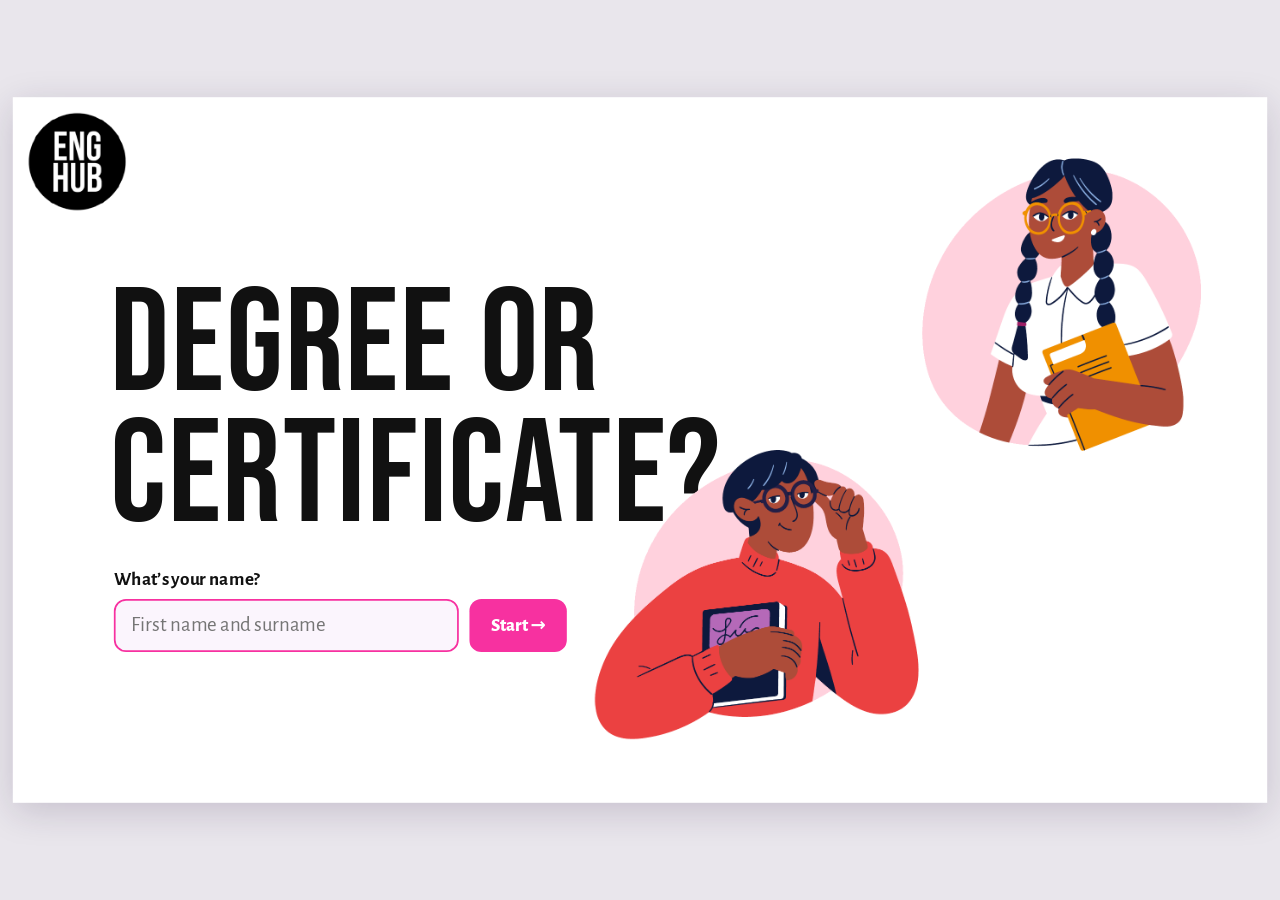
<file: index.html>
<!DOCTYPE html>
<html lang="en">
<head>
<meta charset="utf-8">
<meta name="viewport" content="width=device-width, initial-scale=1">
<title>Degree or Certificate? — ENG HUB</title>
<link rel="stylesheet" href="styles.css">
<style>
  .screen { position: absolute; inset: 0; }
  .abs { position: absolute; }
  .s-title { top: 18px; left: 0; right: 0; text-align: center; margin: 0; font-size: 104px; line-height: 1; }
  .s-instr { top: 112px; left: 50%; transform: translateX(-50%); width: 1080px; margin: 0; text-align: center; font-size: 22px; font-weight: 700; line-height: 1.45; }
  .hand { font-family: "Caveat", cursive; }
  .label-sm { font-size: 17px; font-weight: 800; letter-spacing: .06em; text-transform: uppercase; color: var(--muted); margin: 0 0 8px; }
  .btn-primary {
    border: 0; border-radius: 14px; padding: 12px 24px; font-size: 21px; font-weight: 800;
    background: var(--pink); color: #fff; transition: transform .12s, background .12s;
  }
  .btn-primary:hover { background: #e01f8c; }
  .btn-primary:active { transform: scale(.97); }
  .btn-primary:disabled { background: #e7c3d8; cursor: not-allowed; transform: none; }
  .btn-ghost { border: 2px solid var(--line); background: #fff; border-radius: 12px; padding: 8px 16px; font-size: 18px; font-weight: 700; }
  .btn-ghost:hover { border-color: var(--purple); }

  /* ---------- JOIN ---------- */
  .join-title { left: 112px; top: 210px; margin: 0; font-size: 168px; line-height: .9; }
  .join-form { left: 116px; top: 540px; width: 520px; }
  .join-form label { display: block; font-size: 22px; font-weight: 700; margin-bottom: 10px; }
  .join-row { display: flex; gap: 12px; }
  .join-row input {
    flex: 1; min-width: 0; font: inherit; font-size: 24px; padding: 14px 18px;
    border: 2px solid var(--line); border-radius: 14px; background: var(--card); color: var(--ink);
  }
  .join-row input:focus { border-color: var(--pink); outline: none; }
  .join-hint { margin-top: 10px; font-size: 18px; color: var(--muted); min-height: 1.2em; }
  .girl { left: 1044px; top: 70px; width: 320px; }
  .guy  { left: 668px; top: 405px; width: 372px; }

  /* ---------- FOOTER / NAV ---------- */
  .foot {
    position: absolute; left: 0; right: 0; bottom: 0; height: 60px; padding: 0 22px;
    display: grid; grid-template-columns: 1fr auto 1fr; align-items: center; gap: 12px;
    font-size: 18px; color: var(--muted); border-top: 1px solid #f3eef5; background: #fff; z-index: 5;
  }
  .foot b { color: var(--ink); }
  .foot .who { white-space: nowrap; overflow: hidden; text-overflow: ellipsis; }
  .foot .right { display: flex; gap: 10px; justify-content: flex-end; align-items: center; }
  .dots { display: flex; gap: 8px; }
  .dots button { width: 12px; height: 12px; padding: 0; border-radius: 50%; border: 0; background: var(--line); }
  .dots button.on { background: var(--pink); width: 30px; border-radius: 6px; }
  .navbtn { border: 2px solid var(--line); background: #fff; border-radius: 999px; height: 40px; min-width: 44px; padding: 0 16px; font-size: 18px; font-weight: 800; }
  .navbtn.next { background: var(--ink); color: #fff; border-color: var(--ink); }
  .navbtn:disabled { opacity: .3; cursor: default; }
  .sync { font-weight: 700; font-size: 16px; }
  .sync.ok { color: var(--ok); } .sync.wait { color: var(--muted); } .sync.err { color: var(--warn); }
  .link { background: none; border: 0; padding: 0; color: var(--purple); text-decoration: underline; font-size: inherit; }
  .demo-badge { font-size: 13px; font-weight: 700; background: #fff4d6; color: #8a5a00; padding: 3px 9px; border-radius: 999px; margin-left: 8px; vertical-align: middle; }

  /* ---------- SLIDE: THIS OR THAT ---------- */
  .book { left: 76px; top: 196px; width: 212px; }
  .walker { left: 1148px; top: 318px; width: 184px; }
  .pairs { top: 198px; left: 50%; transform: translateX(-50%); width: 820px; display: grid; gap: 7px; margin: 0; padding: 0; list-style: none; }
  .pair { display: grid; grid-template-columns: minmax(0,1fr) 84px minmax(0,1fr); gap: 56px; }
  .opt {
    min-height: 63px; border: 2px solid transparent; border-radius: 6px; background: var(--card);
    font-size: 22px; padding: 8px 40px; position: relative;
    transition: background .15s, color .15s, opacity .15s, border-color .15s, transform .1s;
  }
  .opt:hover { border-color: var(--pink-soft); }
  .opt:active { transform: scale(.98); }
  .opt[aria-pressed="true"] { background: var(--pink); color: #fff; font-weight: 700; border-color: var(--pink); }
  .opt[aria-pressed="true"]::after { content: "✓"; position: absolute; right: 14px; top: 50%; transform: translateY(-50%); font-size: 20px; }
  .pair.chosen .opt[aria-pressed="false"] { opacity: .5; }
  .or { display: grid; place-items: center; background: var(--card); border-radius: 6px; font-size: 20px; }
  .tot-hint { top: 696px; left: 50%; transform: translateX(-50%); font-size: 19px; font-weight: 700; color: var(--muted); white-space: nowrap; padding: 6px 18px; border-radius: 999px; }
  .tot-hint.done { background: var(--pink-pale); color: #8a1459; }

  /* ---------- SLIDE: BUDGET ---------- */
  .b-instr { width: 1150px; font-size: 20px; }
  .b-table { left: 104px; top: 214px; width: 650px; display: grid; gap: 7px; }
  .b-row { display: grid; grid-template-columns: minmax(0,1fr) 250px; gap: 12px; }
  .b-row > * { background: var(--card); border-radius: 6px; min-height: 64px; display: flex; align-items: center; }
  .b-row .lbl { padding: 0 20px; font-size: 22px; }
  .b-row.head > * { min-height: 54px; font-weight: 700; font-size: 21px; }
  .b-row.head .me { justify-content: center; }
  .stepper { justify-content: center; gap: 8px; }
  .stepper button { width: 44px; height: 44px; border-radius: 50%; border: 2px solid var(--line); background: #fff; font-size: 24px; font-weight: 800; line-height: 1; }
  .stepper button:hover:not(:disabled) { border-color: var(--pink); color: var(--pink); }
  .stepper button:disabled { opacity: .3; cursor: default; }
  .stepper input { width: 78px; height: 46px; text-align: center; font: inherit; font-size: 26px; font-weight: 800; border: 2px solid transparent; border-radius: 10px; background: #fff; color: var(--ink); -moz-appearance: textfield; }
  .stepper input::-webkit-outer-spin-button, .stepper input::-webkit-inner-spin-button { -webkit-appearance: none; margin: 0; }
  .stepper input:focus { outline: none; border-color: var(--pink); }
  .b-row.has .stepper input { color: var(--pink); }
  .b-qs { left: 820px; top: 210px; width: 590px; margin: 0; padding-left: 22px; font-size: 27px; line-height: 1.22; }
  .b-qs li { margin-bottom: 4px; }
  .b-total { left: 820px; top: 478px; width: 340px; background: var(--card); border-radius: 18px; padding: 18px 22px; }
  .b-total .num { font-family: "Bebas Neue", sans-serif; font-size: 64px; line-height: 1; }
  .b-total .num small { font-size: 34px; color: var(--muted); }
  .meter { height: 10px; border-radius: 5px; background: #fff; overflow: hidden; margin: 8px 0 8px; }
  .meter i { display: block; height: 100%; width: 0; background: var(--purple); transition: width .2s, background .2s; }
  .b-total.full .meter i { background: var(--ok); }
  .b-total.over .meter i { background: var(--warn); }
  .b-msg { font-size: 18px; font-weight: 700; min-height: 24px; color: var(--muted); }
  .b-total.full .b-msg { color: var(--ok); } .b-total.over .b-msg { color: var(--warn); }
  .b-actions { display: flex; gap: 10px; margin-top: 12px; flex-wrap: wrap; }
  .pen { left: 1190px; top: 500px; width: 196px; }

  /* ---------- SLIDE: RANKING ---------- */
  .r-sub { top: 116px; left: 0; right: 0; text-align: center; font-size: 21px; color: var(--muted); margin: 0; }
  .r-list { top: 170px; left: 50%; transform: translateX(-50%); width: 1100px; display: grid; gap: 8px; margin: 0; padding: 0; list-style: none; }
  .r-row { display: grid; grid-template-columns: 64px 290px minmax(0,1fr) 170px; align-items: center; gap: 16px; background: var(--card); border-radius: 10px; min-height: 60px; padding: 0 18px; }
  .r-rank { font-family: "Bebas Neue", sans-serif; font-size: 42px; color: var(--pink); line-height: 1; }
  .r-lbl { font-size: 23px; font-weight: 700; }
  .r-bar { position: relative; height: 22px; background: #fff; border-radius: 11px; }
  .r-bar i { position: absolute; left: 0; top: 0; bottom: 0; border-radius: 11px; background: var(--pink); transition: width .5s ease; }
  .r-bar u { position: absolute; top: -6px; bottom: -6px; width: 4px; margin-left: -2px; background: var(--ink); border-radius: 2px; transition: left .5s ease; }
  .r-val { text-align: right; line-height: 1.1; }
  .r-val b { font-size: 26px; }
  .r-val span { display: block; font-size: 16px; color: var(--muted); }
  .r-hl { top: 580px; left: 50%; transform: translateX(-50%); width: 1100px; display: grid; grid-template-columns: repeat(3, 1fr); gap: 14px; }
  .r-hl div { border-radius: 14px; padding: 12px 18px; background: var(--purple-pale); }
  .r-hl small { display: block; font-size: 15px; font-weight: 800; text-transform: uppercase; letter-spacing: .06em; color: #5e2a78; }
  .r-hl b { font-size: 23px; }
  .r-prompt { top: 682px; left: 0; right: 0; text-align: center; font-size: 32px; margin: 0; }
  .r-legend { font-size: 16px; color: var(--muted); }
  .r-legend u { display: inline-block; width: 4px; height: 16px; background: var(--ink); vertical-align: middle; margin: 0 4px; border-radius: 2px; }
  .gate { top: 220px; left: 50%; transform: translateX(-50%); width: 640px; text-align: center; background: var(--card); border-radius: 22px; padding: 36px; }
  .gate h2 { font-family: "Bebas Neue", sans-serif; font-weight: 400; font-size: 46px; margin: 0 0 8px; }
  .gate p { font-size: 21px; margin: 0 0 20px; }

  /* ---------- SLIDE: MAKE THE CASE ---------- */
  .c-instr { top: 104px; width: 1160px; font-size: 20px; }
  .c-chips { top: 206px; left: 70px; right: 70px; display: flex; flex-wrap: wrap; justify-content: center; gap: 10px; }
  .chip-x { display: inline-flex; align-items: stretch; border-radius: 6px; background: var(--card); border: 2px solid transparent; }
  .chip-x.on { background: var(--pink); border-color: var(--pink); color: #fff; }
  .chip-x .t { border: 0; background: none; font-size: 21px; padding: 10px 6px 10px 18px; color: inherit; }
  .chip-x .q { border: 0; background: none; width: 36px; font-size: 16px; font-weight: 800; color: var(--purple); }
  .chip-x.on .q { color: #fff; }
  .chip-x:hover { border-color: var(--pink-soft); }
  .c-meaning { top: 384px; left: 50%; transform: translateX(-50%); width: 1100px; text-align: center; font-size: 20px; color: var(--muted); min-height: 36px; }
  .c-meaning.show span { background: var(--purple-pale); color: #4b1f62; padding: 5px 16px; border-radius: 999px; display: inline-block; }
  .c-left { left: 104px; top: 436px; width: 700px; }
  .c-stmts { display: grid; gap: 6px; }
  .stmt { text-align: left; border: 2px solid transparent; background: var(--card); border-radius: 8px; padding: 9px 16px 9px 44px; font-size: 21px; position: relative; }
  .stmt::before { content: ""; position: absolute; left: 14px; top: 50%; width: 18px; height: 18px; margin-top: -9px; border-radius: 50%; border: 2px solid #cbbfd2; background: #fff; }
  .stmt:hover { border-color: var(--pink-soft); }
  .stmt[aria-checked="true"] { border-color: var(--pink); background: var(--pink-pale); font-weight: 700; }
  .stmt[aria-checked="true"]::before { border-color: var(--pink); background: var(--pink); box-shadow: inset 0 0 0 3px #fff; }
  .c-right { left: 860px; top: 436px; width: 480px; }
  .sides { display: grid; grid-template-columns: 1fr 1fr; gap: 10px; margin-bottom: 16px; }
  .side-btn { border: 2px solid var(--line); background: #fff; border-radius: 10px; padding: 9px; font-size: 21px; font-weight: 800; }
  .side-btn[aria-pressed="true"].for { background: var(--ok); border-color: var(--ok); color: #fff; }
  .side-btn[aria-pressed="true"].against { background: var(--warn); border-color: var(--warn); color: #fff; }
  .c-count { font-size: 19px; margin: 0 0 14px; }
  .c-count b.ok { color: var(--ok); }
  .timer { display: flex; align-items: center; gap: 16px; background: var(--card); border-radius: 16px; padding: 10px 18px; }
  .timer .t { font-family: "Bebas Neue", sans-serif; font-size: 62px; line-height: 1; min-width: 104px; }
  .timer.running .t { color: var(--pink); }
  .timer.end .t { color: var(--warn); animation: pulse .6s ease-in-out 3; }
  .timer small { display: block; font-size: 16px; color: var(--muted); }
  @keyframes pulse { 50% { transform: scale(1.12); } }

  /* ---------- SLIDE: £10K ---------- */
  .i-instr { top: 108px; width: 1100px; }
  .info-btn { top: 38px; right: 44px; width: 48px; height: 48px; border-radius: 50%; border: 0; background: var(--ink); color: #fff; font: 800 24px/1 Georgia, serif; }
  .i-panel { top: 182px; left: 60px; width: 1320px; height: 490px; background: var(--cream); border-radius: 26px; padding: 26px 34px 0; }
  .i-cards { display: grid; grid-template-columns: repeat(6, 1fr); gap: 18px; }
  .i-col { display: flex; flex-direction: column; gap: 10px; }
  .flip { perspective: 900px; height: 300px; }
  .flip-in { position: relative; width: 100%; height: 100%; transition: transform .5s; transform-style: preserve-3d; }
  .flip.back .flip-in { transform: rotateY(180deg); }
  .face { position: absolute; inset: 0; backface-visibility: hidden; -webkit-backface-visibility: hidden; background: var(--rose); border-radius: 16px; overflow: hidden; display: flex; flex-direction: column; align-items: center; text-align: center; padding: 18px 12px 0; }
  .face.b { transform: rotateY(180deg); justify-content: center; padding: 18px 22px 40px; font-size: 21px; font-weight: 700; line-height: 1.3; color: #3b2525; }
  .face .nm { font-size: 19px; font-weight: 800; text-transform: uppercase; letter-spacing: .03em; line-height: 1.1; min-height: 44px; display: flex; align-items: center; }
  .face .pr { font-size: 20px; font-weight: 700; margin-top: 4px; }
  .face img { max-width: 92%; max-height: 120px; margin-top: auto; margin-bottom: 52px; }
  .flip-btn { position: absolute; right: 0; bottom: 0; width: 56px; height: 56px; border: 0; border-top-left-radius: 56px; background: var(--cocoa); color: #fff; font-size: 22px; padding: 10px 0 0 12px; z-index: 2; }
  .flip-btn:hover { background: #6f5050; }
  .add-btn { border: 2px solid var(--cocoa); background: #fff; color: var(--cocoa); border-radius: 12px; padding: 9px 4px; font-size: 18px; font-weight: 800; }
  .add-btn[aria-pressed="true"] { background: var(--pink); border-color: var(--pink); color: #fff; }
  .add-btn:disabled { opacity: .45; cursor: not-allowed; }
  .i-col.in .flip .face { box-shadow: 0 0 0 4px var(--pink); }
  .i-meter { margin-top: 22px; display: grid; grid-template-columns: auto 1fr auto; align-items: center; gap: 18px; font-size: 21px; }
  .i-meter .bar { height: 16px; background: #fff; border-radius: 8px; overflow: hidden; }
  .i-meter .bar i { display: block; height: 100%; width: 0; background: var(--pink); transition: width .3s; }
  .i-meter b { font-size: 24px; }
  .i-warn { color: var(--warn); font-weight: 800; }
  .i-prompt { top: 684px; left: 0; right: 0; text-align: center; font-size: 30px; margin: 0; }
  .modal { position: absolute; inset: 0; background: rgba(20, 10, 30, .45); display: grid; place-items: center; z-index: 10; }
  .modal-box { background: #fff; border-radius: 18px; width: 560px; max-width: calc(100% - 28px); padding: 26px 30px; font-size: 20px; }
  .modal-box h2 { margin: 0 0 10px; font-size: 24px; }
  .modal-box ol { padding-left: 24px; margin: 0 0 18px; }
  .modal-box li { margin-bottom: 6px; }
  @keyframes shake { 25% { transform: translateX(-6px); } 75% { transform: translateX(6px); } }
  .shake { animation: shake .25s 2; }

  /* ---------- Phone / portrait ---------- */
  body.flow .screen { position: static; }
  body.flow .abs { position: static; transform: none; width: auto; margin-left: 14px; margin-right: 14px; }
  body.flow .ill { display: none; }
  body.flow .s-title { font-size: 60px; margin-top: 4px; margin-bottom: 6px; }
  body.flow .s-instr { font-size: 17px; margin-bottom: 18px; }
  body.flow .join-title { font-size: 72px; margin: 40px 20px 28px; }
  body.flow .join-row input { font-size: 20px; }
  body.flow .foot { position: fixed; height: auto; min-height: 56px; padding: 8px 12px; grid-template-columns: 1fr auto; font-size: 15px; box-shadow: 0 -4px 16px rgba(0,0,0,.06); }
  body.flow .foot .dots { display: none; }
  body.flow .foot .sync { font-size: 14px; }
  body.flow .pairs { gap: 8px; }
  body.flow .pair { grid-template-columns: minmax(0,1fr) 36px minmax(0,1fr); gap: 6px; }
  body.flow .opt { font-size: 17px; min-height: 58px; padding: 6px 20px; }
  body.flow .opt[aria-pressed="true"]::after { right: 6px; font-size: 15px; }
  body.flow .or { font-size: 15px; }
  body.flow .tot-hint { margin-top: 14px; text-align: center; white-space: normal; font-size: 16px; }
  body.flow .b-row { grid-template-columns: minmax(0,1fr) 168px; gap: 6px; }
  body.flow .b-row .lbl { font-size: 18px; padding: 0 12px; }
  body.flow .stepper { gap: 4px; }
  body.flow .stepper button { width: 38px; height: 38px; }
  body.flow .stepper input { width: 56px; font-size: 22px; }
  body.flow .b-total { margin-top: 14px; }
  body.flow .b-qs { font-size: 24px; margin-top: 18px; padding-left: 36px; }
  body.flow .r-sub { margin-bottom: 14px; font-size: 17px; }
  body.flow .r-row { grid-template-columns: 34px minmax(0,1fr) auto; gap: 4px 10px; padding: 10px 12px; }
  body.flow .r-rank { font-size: 32px; }
  body.flow .r-lbl { font-size: 18px; }
  body.flow .r-bar { grid-column: 1 / -1; grid-row: 2; }
  body.flow .r-val b { font-size: 21px; }
  body.flow .r-hl { grid-template-columns: 1fr; margin-top: 14px; gap: 8px; }
  body.flow .r-hl b { font-size: 19px; }
  body.flow .r-prompt, body.flow .i-prompt { font-size: 25px; margin-top: 14px; }
  body.flow .gate { padding: 24px; }
  body.flow .c-chips { justify-content: flex-start; gap: 6px; }
  body.flow .chip-x .t { font-size: 16px; padding: 7px 4px 7px 12px; }
  body.flow .chip-x .q { width: 30px; }
  body.flow .c-meaning { margin-top: 10px; margin-bottom: 10px; font-size: 16px; }
  body.flow .stmt { font-size: 17px; }
  body.flow .c-right { margin-top: 16px; }
  body.flow .info-btn { position: absolute; top: 14px; right: 14px; margin: 0; width: 40px; height: 40px; }
  body.flow .i-panel { height: auto; padding: 14px 12px 16px; }
  body.flow .i-cards { grid-template-columns: 1fr 1fr; gap: 12px; }
  body.flow .flip { height: 250px; }
  body.flow .face.b { font-size: 17px; padding: 12px 14px 40px; }
  body.flow .face .nm { font-size: 15px; }
  body.flow .face img { max-height: 90px; }
  body.flow .i-meter { grid-template-columns: 1fr; gap: 6px; font-size: 17px; }
</style>
</head>
<body>
<div class="viewport">
  <main class="stage" id="stage">
    <img class="logo" src="img/logo.png" alt="ENG HUB">

    <!-- ============ JOIN ============ -->
    <section class="screen" id="join" hidden aria-labelledby="joinTitle">
      <h1 class="abs join-title" id="joinTitle">Degree or<br>certificate?</h1>
      <form class="abs join-form" id="joinForm" autocomplete="off">
        <label for="nameInput">What’s your name?</label>
        <div class="join-row">
          <input id="nameInput" name="name" maxlength="60" placeholder="First name and surname" required>
          <button class="btn-primary" type="submit">Start →</button>
        </div>
        <div class="join-hint" id="joinHint"></div>
      </form>
      <img class="abs ill girl" src="img/girl.png" alt="">
      <img class="abs ill guy" src="img/guy.png" alt="">
    </section>

    <!-- ============ SLIDE 2: THIS OR THAT ============ -->
    <section class="screen slide" id="s-tot" hidden>
      <h1 class="abs s-title" data-t="tot.title"></h1>
      <p class="abs s-instr" data-t="tot.instructions"></p>
      <img class="abs ill book" src="img/book.png" alt="">
      <img class="abs ill walker" src="img/student.png" alt="">
      <ul class="abs pairs" id="pairs"></ul>
      <div class="abs tot-hint" id="totHint" role="status"></div>
    </section>

    <!-- ============ SLIDE 3: BUDGET ============ -->
    <section class="screen slide" id="s-budget" hidden>
      <h1 class="abs s-title" data-t="budget.title"></h1>
      <p class="abs s-instr b-instr" data-t="budget.instructions"></p>
      <div class="abs b-table" id="bTable">
        <div class="b-row head"><div class="lbl">Career assets</div><div class="me">My points</div></div>
      </div>
      <div class="abs b-total" id="bTotal">
        <div class="label-sm">Total</div>
        <div class="num"><span id="bSum">0</span><small> / 100</small></div>
        <div class="meter"><i id="bMeter"></i></div>
        <div class="b-msg" id="bMsg" aria-live="polite"></div>
        <div class="b-actions">
          <button class="btn-primary" id="bSubmit" type="button" disabled>Submit</button>
          <button class="btn-ghost" id="bClear" type="button">Clear</button>
        </div>
      </div>
      <ul class="abs b-qs hand" id="bQs"></ul>
      <img class="abs ill pen" src="img/pen.png" alt="">
    </section>

    <!-- ============ GROUP RANKING ============ -->
    <section class="screen slide" id="s-ranking" hidden>
      <h1 class="abs s-title" data-t="budget.rankingTitle"></h1>
      <div id="rGate" hidden>
        <div class="abs gate">
          <h2>Submit your budget first</h2>
          <p>The group ranking opens after you divide your 100 points.</p>
          <button class="btn-primary" type="button" data-go="budget">← Back to the budget</button>
        </div>
      </div>
      <div id="rBody">
        <p class="abs r-sub"><span id="rSub">Loading…</span> <span class="r-legend">· <u></u> = you</span></p>
        <ol class="abs r-list" id="rList"></ol>
        <div class="abs r-hl" id="rHl"></div>
        <p class="abs r-prompt hand" data-t="budget.rankingPrompt"></p>
      </div>
    </section>

    <!-- ============ SLIDE 8: MAKE THE CASE ============ -->
    <section class="screen slide" id="s-case" hidden>
      <h1 class="abs s-title" data-t="case.title"></h1>
      <p class="abs s-instr c-instr" data-t="case.instructions"></p>
      <div class="abs c-chips" id="cChips"></div>
      <div class="abs c-meaning" id="cMeaning" aria-live="polite"><span>Tap <b>?</b> to check what an expression means. Tap the expression to pick it for your argument.</span></div>
      <div class="abs c-left">
        <p class="label-sm">1 · Choose a statement</p>
        <div class="c-stmts" id="cStmts" role="radiogroup"></div>
      </div>
      <div class="abs c-right">
        <p class="label-sm">2 · Your position</p>
        <div class="sides">
          <button type="button" class="side-btn for" data-side="for" aria-pressed="false">For 👍</button>
          <button type="button" class="side-btn against" data-side="against" aria-pressed="false">Against 👎</button>
        </div>
        <p class="label-sm">3 · Expressions you’ll use</p>
        <p class="c-count" id="cCount"></p>
        <div class="timer" id="timer">
          <div class="t" id="tVal">0:30</div>
          <div><small>Present your argument</small>
            <button class="btn-primary" id="tStart" type="button">Start</button>
            <button class="btn-ghost" id="tReset" type="button">Reset</button>
          </div>
        </div>
      </div>
    </section>

    <!-- ============ SLIDE 9: £10K ============ -->
    <section class="screen slide" id="s-invest" hidden>
      <h1 class="abs s-title" data-t="invest.title"></h1>
      <button class="abs info-btn" id="howBtn" type="button" aria-label="How to play">i</button>
      <p class="abs s-instr i-instr" data-t="invest.instructions"></p>
      <div class="abs i-panel">
        <div class="i-cards" id="iCards"></div>
        <div class="i-meter">
          <span>Spent <b id="iSpent">£0</b> of <span id="iBudget"></span></span>
          <div class="bar"><i id="iBar"></i></div>
          <span id="iLeft"></span>
        </div>
      </div>
      <p class="abs i-prompt hand">Explain your plan with at least 3 target expressions. Why did you reject the others?</p>
      <div class="modal" id="howModal" hidden role="dialog" aria-modal="true" aria-labelledby="howTitle">
        <div class="modal-box">
          <h2 id="howTitle">HOW TO PLAY</h2>
          <ol id="howList"></ol>
          <button class="btn-primary" id="howClose" type="button">Got it</button>
        </div>
      </div>
    </section>

    <!-- ============ FOOTER ============ -->
    <footer class="foot" id="foot" hidden>
      <div class="who">Hi, <b id="whoName"></b> · <button class="link" id="changeName" type="button">not you?</button><span class="demo-badge" id="demoBadge" hidden>DEMO</span></div>
      <div class="dots" id="dots"></div>
      <div class="right">
        <span class="sync ok" id="sync" aria-live="polite"></span>
        <button class="navbtn" id="prev" type="button" aria-label="Previous slide">←</button>
        <button class="navbtn next" id="next" type="button">Next →</button>
      </div>
    </footer>
  </main>
</div>

<script src="config.js"></script>
<script src="api.js"></script>
<script>
(function () {
  const CFG = window.TOT_CONFIG, API = window.TOT_API;
  const $ = (id) => document.getElementById(id);
  const esc = (s) => String(s).replace(/[&<>"']/g, (c) => ({ "&": "&amp;", "<": "&lt;", ">": "&gt;", '"': "&quot;", "'": "&#39;" }[c]));
  const store = {
    get(k, d) { try { const v = localStorage.getItem(k); return v == null ? d : JSON.parse(v); } catch (e) { return d; } },
    set(k, v) { try { localStorage.setItem(k, JSON.stringify(v)); } catch (e) {} }
  };

  // static texts from config
  document.querySelectorAll("[data-t]").forEach((el) => {
    const [a, b] = el.dataset.t.split("."); el.textContent = CFG[a][b];
  });

  // ---------- identity ----------
  let clientId = store.get("tot_client", null);
  if (!clientId) {
    clientId = crypto.randomUUID ? crypto.randomUUID() : Date.now().toString(36) + Math.random().toString(36).slice(2);
    store.set("tot_client", clientId);
  }
  let name = store.get("tot_name", "");
  if (API.isDemo) $("demoBadge").hidden = false;

  // ---------- scaling ----------
  function fit() {
    const w = window.innerWidth, h = window.innerHeight;
    const flow = w < 900 || w / h < 1.15;
    document.body.classList.toggle("flow", flow);
    $("stage").style.transform = flow ? "" : "translate(-50%, -50%) scale(" + Math.min(w / 1440, h / 810) * 0.98 + ")";
  }
  window.addEventListener("resize", fit); fit();

  // ---------- send queue (latest value per key wins, retries when offline) ----------
  const queue = new Map();
  let sending = false, retryTimer = null;
  function setSync(state) {
    const el = $("sync"); el.className = "sync " + state;
    el.textContent = state === "ok" ? "✓ saved" : state === "wait" ? "saving…" : "⚠ offline — retrying";
  }
  function enqueue(key, body) { queue.set(key, body); flush(); }
  async function flush() {
    if (sending || !queue.size) return;
    sending = true; setSync("wait"); clearTimeout(retryTimer);
    try {
      while (queue.size) {
        const [key, body] = queue.entries().next().value;
        await API.post(body);
        if (queue.get(key) === body) queue.delete(key);
      }
      setSync("ok");
    } catch (e) { setSync("err"); retryTimer = setTimeout(flush, 3000); }
    finally { sending = false; }
  }
  window.addEventListener("online", flush);
  const save = (activity, key, value) =>
    enqueue(activity + ":" + key, { action: "save", clientId, name, activity, key, value: typeof value === "string" ? value : JSON.stringify(value) });

  // ======================= SLIDE: THIS OR THAT =======================
  const TOT = CFG.tot;
  let totChoices = store.get("tot_choices", {});
  (function renderTot() {
    const list = $("pairs");
    TOT.pairs.forEach((p) => {
      const li = document.createElement("li");
      li.className = "pair"; li.dataset.id = p.id;
      li.innerHTML = '<button type="button" class="opt" data-side="a" aria-pressed="false"></button><span class="or" aria-hidden="true">or</span><button type="button" class="opt" data-side="b" aria-pressed="false"></button>';
      li.children[0].textContent = p.a; li.children[2].textContent = p.b;
      list.appendChild(li);
    });
    list.addEventListener("click", (e) => {
      const btn = e.target.closest(".opt"); if (!btn) return;
      const id = btn.closest(".pair").dataset.id, side = btn.dataset.side;
      if (totChoices[id] === side) return;
      totChoices[id] = side; store.set("tot_choices", totChoices); paintTot();
      save("tot", id, side);
    });
  })();
  function paintTot() {
    let n = 0;
    $("pairs").querySelectorAll(".pair").forEach((li) => {
      const c = totChoices[li.dataset.id]; if (c) n++;
      li.classList.toggle("chosen", !!c);
      li.querySelectorAll(".opt").forEach((b) => b.setAttribute("aria-pressed", String(b.dataset.side === c)));
    });
    const done = n === TOT.pairs.length, h = $("totHint");
    h.classList.toggle("done", done);
    h.textContent = done ? "All done! Now explain one or two of your choices to your partner." : n + " / " + TOT.pairs.length + " chosen";
  }

  // ======================= SLIDE: BUDGET =======================
  const B = CFG.budget;
  let budget = store.get("st_budget", { alloc: {}, submitted: null });
  const bInputs = {};
  (function renderBudget() {
    const t = $("bTable");
    B.assets.forEach((a) => {
      const row = document.createElement("div");
      row.className = "b-row"; row.dataset.id = a.id;
      row.innerHTML = '<div class="lbl"></div><div class="stepper">' +
        '<button type="button" data-d="-1" aria-label="minus ' + B.step + '">−</button>' +
        '<input type="number" inputmode="numeric" min="0" max="' + B.total + '" step="1" aria-label="">' +
        '<button type="button" data-d="1" aria-label="plus ' + B.step + '">+</button></div>';
      row.querySelector(".lbl").textContent = a.label;
      const inp = row.querySelector("input"); inp.setAttribute("aria-label", "Points for " + a.label);
      bInputs[a.id] = inp; t.appendChild(row);
    });
    $("bQs").innerHTML = B.questions.map((q) => "<li>" + esc(q) + "</li>").join("");
    t.addEventListener("click", (e) => {
      const b = e.target.closest("button[data-d]"); if (!b) return;
      const id = b.closest(".b-row").dataset.id;
      const cur = Number(budget.alloc[id] || 0), d = Number(b.dataset.d);
      let v = d > 0 ? Math.floor(cur / B.step) * B.step + B.step : Math.ceil(cur / B.step) * B.step - B.step;
      const room = B.total - (sumBudget() - cur);
      v = Math.max(0, Math.min(v, room));
      setAlloc(id, v);
    });
    t.addEventListener("input", (e) => {
      const inp = e.target.closest("input"); if (!inp) return;
      const id = inp.closest(".b-row").dataset.id;
      let v = parseInt(inp.value, 10); if (!isFinite(v) || v < 0) v = 0; if (v > B.total) v = B.total;
      budget.alloc[id] = v; persistBudget(false);
    });
    t.addEventListener("focusout", (e) => { if (e.target.matches("input")) paintBudget(); });
    $("bClear").addEventListener("click", () => { budget.alloc = {}; persistBudget(); });
    $("bSubmit").addEventListener("click", () => {
      if (sumBudget() !== B.total) return;
      const alloc = {}; B.assets.forEach((a) => (alloc[a.id] = Number(budget.alloc[a.id] || 0)));
      budget.submitted = alloc; store.set("st_budget", budget);
      save("budget", "alloc", alloc); paintBudget();
    });
  })();
  function sumBudget() { return B.assets.reduce((s, a) => s + Number(budget.alloc[a.id] || 0), 0); }
  function setAlloc(id, v) { budget.alloc[id] = v; persistBudget(); }
  function persistBudget(repaintInputs = true) { store.set("st_budget", budget); paintBudget(repaintInputs); }
  function budgetDirty() {
    if (!budget.submitted) return true;
    return B.assets.some((a) => Number(budget.alloc[a.id] || 0) !== Number(budget.submitted[a.id] || 0));
  }
  function paintBudget(repaintInputs = true) {
    const s = sumBudget(), left = B.total - s;
    B.assets.forEach((a) => {
      const v = Number(budget.alloc[a.id] || 0), row = bInputs[a.id].closest(".b-row");
      if (repaintInputs && document.activeElement !== bInputs[a.id]) bInputs[a.id].value = v;
      row.classList.toggle("has", v > 0);
      row.querySelector('[data-d="-1"]').disabled = v <= 0;
      row.querySelector('[data-d="1"]').disabled = left <= 0;
    });
    $("bSum").textContent = s;
    $("bMeter").style.width = Math.min(100, (s / B.total) * 100) + "%";
    const box = $("bTotal"); box.classList.toggle("full", s === B.total); box.classList.toggle("over", s > B.total);
    const dirty = budgetDirty();
    $("bMsg").textContent = s > B.total ? (s - B.total) + " points too many" :
      s < B.total ? left + " points left" : (!dirty ? "Submitted ✓ — see the group ranking" : "Perfect — now submit!");
    $("bSubmit").disabled = s !== B.total || !dirty;
    $("bSubmit").textContent = !budget.submitted ? "Submit" : dirty ? "Update" : "Submitted ✓";
  }

  // ======================= GROUP RANKING =======================
  let rankTimer = null;
  async function loadRanking() {
    try {
      const data = await API.budgetRanking();
      paintRanking(data);
    } catch (e) { $("rSub").textContent = "Can’t load results — retrying…"; }
  }
  function paintRanking(data) {
    const assets = data.assets || {}, mine = budget.submitted || {};
    const rows = B.assets.map((a) => Object.assign({ id: a.id, label: a.label }, assets[a.id] || { avg: 0, min: 0, max: 0, sd: 0 }))
      .sort((x, y) => y.avg - x.avg);
    $("rSub").textContent = "Average points · " + data.count + (data.count === 1 ? " answer" : " answers") + " · updates live";
    const top = Math.max(40, ...rows.map((r) => r.avg), ...Object.values(mine).map(Number));
    $("rList").innerHTML = rows.map((r, i) =>
      '<li class="r-row"><span class="r-rank">' + (i + 1) + '</span><span class="r-lbl">' + esc(r.label) + "</span>" +
      '<span class="r-bar"><i style="width:' + (r.avg / top) * 100 + '%"></i>' +
      (mine[r.id] != null ? '<u style="left:' + (Number(mine[r.id]) / top) * 100 + '%"></u>' : "") + "</span>" +
      '<span class="r-val"><b>' + r.avg + "</b> pts<span>you: " + (mine[r.id] != null ? mine[r.id] : "—") + "</span></span></li>"
    ).join("");
    if (!data.count) { $("rHl").innerHTML = ""; return; }
    const most = rows[0], least = rows[rows.length - 1];
    const divided = rows.slice().sort((x, y) => y.sd - x.sd)[0];
    $("rHl").innerHTML =
      "<div><small>Most points</small><b>" + esc(most.label) + "</b></div>" +
      "<div><small>Fewest points</small><b>" + esc(least.label) + "</b></div>" +
      "<div><small>Most difficult to judge</small><b>" + esc(divided.label) + "</b> <span class='r-legend'>(" + divided.min + "–" + divided.max + " pts)</span></div>";
  }

  // ======================= SLIDE: MAKE THE CASE =======================
  const C = CFG.case;
  let cs = store.get("st_case", { s: null, side: null, expr: [] });
  (function renderCase() {
    $("cChips").innerHTML = C.expressions.map((x) =>
      '<span class="chip-x" data-id="' + x.id + '"><button type="button" class="t" aria-pressed="false">' + esc(x.text) +
      '</button><button type="button" class="q" aria-label="Meaning of ' + esc(x.text) + '">?</button></span>').join("");
    $("cStmts").innerHTML = C.statements.map((s) =>
      '<button type="button" class="stmt" role="radio" aria-checked="false" data-id="' + s.id + '">' + esc(s.text) + "</button>").join("");
    $("cChips").addEventListener("click", (e) => {
      const chip = e.target.closest(".chip-x"); if (!chip) return;
      const x = C.expressions.find((y) => y.id === chip.dataset.id);
      if (e.target.closest(".q")) {
        const m = $("cMeaning"); m.classList.add("show");
        m.innerHTML = "<span><b>" + esc(x.text) + "</b> — " + esc(x.meaning) + "</span>";
        return;
      }
      const i = cs.expr.indexOf(x.id);
      if (i >= 0) cs.expr.splice(i, 1); else cs.expr.push(x.id);
      persistCase();
    });
    $("cStmts").addEventListener("click", (e) => {
      const b = e.target.closest(".stmt"); if (!b) return;
      cs.s = b.dataset.id; persistCase();
    });
    document.querySelectorAll(".side-btn").forEach((b) => b.addEventListener("click", () => { cs.side = b.dataset.side; persistCase(); }));
  })();
  function persistCase() {
    store.set("st_case", cs); paintCase();
    if (cs.s) save("case", "pick", { s: cs.s, side: cs.side, expr: cs.expr });
  }
  function paintCase() {
    $("cChips").querySelectorAll(".chip-x").forEach((c) => {
      const on = cs.expr.includes(c.dataset.id); c.classList.toggle("on", on);
      c.querySelector(".t").setAttribute("aria-pressed", String(on));
    });
    $("cStmts").querySelectorAll(".stmt").forEach((b) => b.setAttribute("aria-checked", String(b.dataset.id === cs.s)));
    document.querySelectorAll(".side-btn").forEach((b) => b.setAttribute("aria-pressed", String(b.dataset.side === cs.side)));
    const n = cs.expr.length;
    $("cCount").innerHTML = "<b class='" + (n >= C.minExpressions ? "ok" : "") + "'>" + n + " chosen</b>" +
      (n >= C.minExpressions ? " — great!" : " · pick at least " + C.minExpressions + " in the box above");
  }
  // 30-second timer
  let tLeft = C.timerSeconds, tInt = null;
  const fmt = (s) => Math.floor(s / 60) + ":" + String(s % 60).padStart(2, "0");
  function paintTimer() { $("tVal").textContent = fmt(tLeft); }
  $("tStart").addEventListener("click", () => {
    const t = $("timer");
    if (tInt) { clearInterval(tInt); tInt = null; t.classList.remove("running"); $("tStart").textContent = "Start"; return; }
    if (tLeft <= 0) tLeft = C.timerSeconds;
    t.classList.remove("end"); t.classList.add("running"); $("tStart").textContent = "Pause";
    tInt = setInterval(() => {
      tLeft--; paintTimer();
      if (tLeft <= 0) { clearInterval(tInt); tInt = null; t.classList.remove("running"); t.classList.add("end"); $("tVal").textContent = "Time!"; $("tStart").textContent = "Again"; }
    }, 1000);
    paintTimer();
  });
  $("tReset").addEventListener("click", () => {
    clearInterval(tInt); tInt = null; tLeft = C.timerSeconds;
    $("timer").classList.remove("running", "end"); $("tStart").textContent = "Start"; paintTimer();
  });

  // ======================= SLIDE: £10K =======================
  const I = CFG.invest;
  let inv = store.get("st_invest", { plan: [], flipped: [], touched: false });
  const money = (n) => I.currency + Number(n).toLocaleString("en-GB");
  (function renderInvest() {
    $("iBudget").textContent = money(I.budget);
    $("iCards").innerHTML = I.options.map((o) =>
      '<div class="i-col" data-id="' + o.id + '">' +
        '<div class="flip"><div class="flip-in">' +
          '<div class="face f"><div class="nm">' + esc(o.name) + '</div><div class="pr">' + money(o.price) + '</div><img src="' + esc(o.img) + '" alt=""></div>' +
          '<div class="face b">' + esc(o.back) + "</div>" +
        '</div><button type="button" class="flip-btn" aria-label="Flip card: ' + esc(o.name) + '">↺</button></div>' +
        '<button type="button" class="add-btn" aria-pressed="false"></button>' +
      "</div>").join("");
    $("iCards").addEventListener("click", (e) => {
      const col = e.target.closest(".i-col"); if (!col) return;
      const id = col.dataset.id;
      if (e.target.closest(".flip")) {
        const k = inv.flipped.indexOf(id);
        if (k >= 0) inv.flipped.splice(k, 1); else inv.flipped.push(id);
        store.set("st_invest", inv); paintInvest(); return;
      }
      const add = e.target.closest(".add-btn"); if (!add) return;
      const k = inv.plan.indexOf(id);
      if (k >= 0) inv.plan.splice(k, 1);
      else {
        const o = I.options.find((x) => x.id === id);
        if (spent() + o.price > I.budget) { add.classList.remove("shake"); void add.offsetWidth; add.classList.add("shake"); return; }
        inv.plan.push(id);
      }
      inv.touched = true; store.set("st_invest", inv); paintInvest();
      save("invest", "plan", inv.plan);
    });
    $("howList").innerHTML = I.howTo.map((h) => "<li><b>" + esc(h[0]) + "</b> " + esc(h[1]) + "</li>").join("");
    $("howBtn").addEventListener("click", () => { $("howModal").hidden = false; $("howClose").focus(); });
    $("howClose").addEventListener("click", () => { $("howModal").hidden = true; $("howBtn").focus(); });
    $("howModal").addEventListener("click", (e) => { if (e.target.id === "howModal") $("howModal").hidden = true; });
  })();
  function spent() { return inv.plan.reduce((s, id) => s + (I.options.find((o) => o.id === id) || { price: 0 }).price, 0); }
  function paintInvest() {
    const sp = spent(), left = I.budget - sp;
    document.querySelectorAll(".i-col").forEach((col) => {
      const id = col.dataset.id, o = I.options.find((x) => x.id === id), inPlan = inv.plan.includes(id);
      col.classList.toggle("in", inPlan);
      col.querySelector(".flip").classList.toggle("back", inv.flipped.includes(id));
      const b = col.querySelector(".add-btn");
      b.setAttribute("aria-pressed", String(inPlan));
      b.textContent = inPlan ? "✓ In my plan" : o.price > left ? "Over budget" : "+ Add to plan";
      b.disabled = !inPlan && o.price > left;
    });
    $("iSpent").textContent = money(sp);
    $("iBar").style.width = (sp / I.budget) * 100 + "%";
    $("iLeft").innerHTML = left === 0 ? "<b>Budget used ✓</b>" : money(left) + " left";
  }

  // ======================= NAVIGATION =======================
  const SLIDES = ["tot", "budget", "ranking", "case", "invest"];
  let cur = Math.min(Math.max(0, store.get("tot_slide", 0)), SLIDES.length - 1);
  $("dots").innerHTML = SLIDES.map((s, i) => '<button type="button" aria-label="Slide ' + (i + 1) + '"></button>').join("");
  $("dots").addEventListener("click", (e) => {
    const i = [...$("dots").children].indexOf(e.target); if (i >= 0) go(i);
  });
  function go(i) {
    cur = Math.min(Math.max(0, i), SLIDES.length - 1); store.set("tot_slide", cur);
    SLIDES.forEach((s, k) => ($("s-" + s).hidden = k !== cur));
    [...$("dots").children].forEach((d, k) => { d.classList.toggle("on", k === cur); d.setAttribute("aria-current", k === cur ? "step" : "false"); });
    $("prev").disabled = cur === 0; $("next").disabled = cur === SLIDES.length - 1;
    clearInterval(rankTimer); rankTimer = null;
    if (SLIDES[cur] === "ranking") {
      const ok = !!budget.submitted;
      $("rGate").hidden = ok; $("rBody").hidden = !ok;
      if (ok) { loadRanking(); rankTimer = setInterval(loadRanking, CFG.RANKING_REFRESH_MS || 5000); }
    }
    if (document.body.classList.contains("flow")) window.scrollTo(0, 0);
  }
  document.querySelectorAll("[data-go]").forEach((b) => b.addEventListener("click", () => go(SLIDES.indexOf(b.dataset.go))));
  $("prev").addEventListener("click", () => go(cur - 1));
  $("next").addEventListener("click", () => go(cur + 1));
  document.addEventListener("keydown", (e) => {
    if ($("foot").hidden || /INPUT|TEXTAREA/.test(document.activeElement.tagName) || !$("howModal").hidden) return;
    if (e.key === "ArrowRight" || e.key === "PageDown") go(cur + 1);
    if (e.key === "ArrowLeft" || e.key === "PageUp") go(cur - 1);
  });
  document.addEventListener("keydown", (e) => { if (e.key === "Escape" && !$("howModal").hidden) $("howModal").hidden = true; });

  // ======================= JOIN =======================
  function showDeck() {
    $("join").hidden = true; $("foot").hidden = false;
    $("whoName").textContent = name;
    paintTot(); paintBudget(); paintCase(); paintInvest(); paintTimer();
    go(cur);
  }
  function showJoin() {
    SLIDES.forEach((s) => ($("s-" + s).hidden = true));
    $("foot").hidden = true; $("join").hidden = false;
    clearInterval(rankTimer);
    $("nameInput").value = name; $("nameInput").focus();
  }
  $("joinForm").addEventListener("submit", (e) => {
    e.preventDefault();
    const v = $("nameInput").value.replace(/\s+/g, " ").trim();
    if (v.length < 2) { $("joinHint").textContent = "Please enter your name."; return; }
    name = v; store.set("tot_name", name);
    enqueue("join", { action: "join", clientId, name });
    showDeck();
  });
  $("changeName").addEventListener("click", showJoin);

  if (name) {
    // returning student: re-sync everything (all writes are idempotent upserts)
    enqueue("join", { action: "join", clientId, name });
    Object.keys(totChoices).forEach((id) => save("tot", id, totChoices[id]));
    if (budget.submitted) save("budget", "alloc", budget.submitted);
    if (cs.s) save("case", "pick", { s: cs.s, side: cs.side, expr: cs.expr });
    if (inv.touched) save("invest", "plan", inv.plan);
    showDeck();
  } else {
    showJoin();
  }
})();
</script>
</body>
</html>
</file>
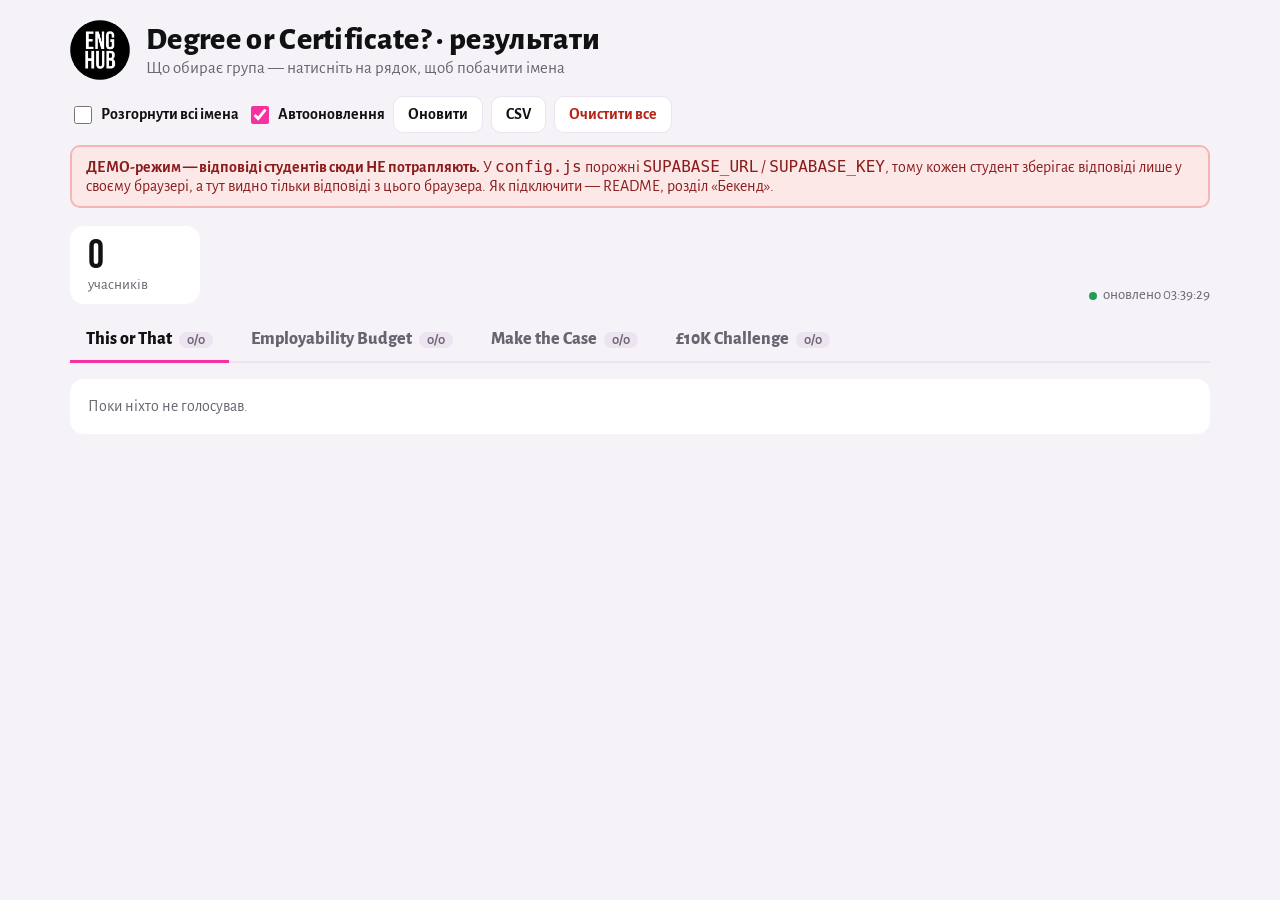
<file: admin.html>
<!DOCTYPE html>
<html lang="uk">
<head>
<meta charset="utf-8">
<meta name="viewport" content="width=device-width, initial-scale=1">
<meta name="robots" content="noindex">
<title>Адмінка — Degree or Certificate?</title>
<link rel="stylesheet" href="styles.css">
<style>
  body { background: #f6f3f8; }
  .wrap { max-width: 1180px; margin: 0 auto; padding: 20px 20px 60px; }
  header { display: flex; align-items: center; gap: 16px; flex-wrap: wrap; }
  header img { width: 60px; height: 60px; }
  header h1 { margin: 0; font-family: "Alegreya Sans", sans-serif; font-weight: 800; text-transform: none; font-size: 32px; line-height: 1.1; }
  header .sub { color: var(--muted); font-size: 17px; }
  .spacer { flex: 1; }
  .tools { display: flex; gap: 8px; flex-wrap: wrap; align-items: center; }
  .btn { border: 1.5px solid var(--line); background: #fff; border-radius: 10px; padding: 8px 14px; font-size: 16px; font-weight: 700; }
  .btn:hover { border-color: var(--purple); }
  .btn.danger { color: #b42318; } .btn.danger:hover { border-color: #b42318; }
  .toggle { display: inline-flex; gap: 6px; align-items: center; font-size: 16px; font-weight: 700; user-select: none; }
  .toggle input { width: 18px; height: 18px; accent-color: var(--pink); }
  .demo-note { background: #fde8e8; color: #8a1c1c; border: 2px solid #f5b5b5; border-radius: 10px; padding: 10px 14px; font-size: 16px; margin-top: 12px; }

  .stats { display: flex; gap: 12px; margin: 18px 0 14px; flex-wrap: wrap; align-items: flex-end; }
  .stat { background: #fff; border-radius: 14px; padding: 10px 18px; min-width: 130px; }
  .stat .v { font-family: "Bebas Neue", sans-serif; font-size: 40px; line-height: 1; }
  .stat .k { color: var(--muted); font-size: 15px; }
  .live { font-size: 15px; color: var(--muted); margin-left: auto; }
  .live .dot { display: inline-block; width: 8px; height: 8px; border-radius: 50%; background: var(--ok); margin-right: 6px; vertical-align: middle; }
  .live.err .dot { background: var(--warn); } .live.paused .dot { background: #bbb; }

  .tabs { display: flex; gap: 6px; flex-wrap: wrap; border-bottom: 2px solid var(--line); margin-bottom: 16px; }
  .tab { border: 0; background: none; padding: 10px 16px; font-size: 18px; font-weight: 800; color: var(--muted); border-bottom: 3px solid transparent; margin-bottom: -2px; }
  .tab[aria-selected="true"] { color: var(--ink); border-color: var(--pink); }
  .tab .n { font-size: 14px; font-weight: 700; background: var(--line); color: var(--muted); border-radius: 999px; padding: 1px 8px; margin-left: 4px; }
  .hint { color: var(--muted); font-size: 15px; margin: -4px 0 12px; }
  h3 { font-size: 20px; margin: 22px 0 10px; }

  .grid { display: grid; gap: 10px; }
  .card { background: #fff; border-radius: 14px; padding: 14px 18px; cursor: pointer; border: 2px solid transparent; transition: border-color .15s; }
  .card:hover { border-color: var(--line); }
  .card.open { border-color: var(--purple-pale); }
  .card .more { display: none; margin-top: 10px; padding-top: 10px; border-top: 1px dashed var(--line); cursor: auto; }
  .card.open .more, body.all-open .card .more { display: block; }
  .row2 { display: grid; grid-template-columns: 1fr 1fr; gap: 16px; align-items: end; }
  .side { font-size: 19px; font-weight: 700; }
  .side.b { text-align: right; }
  .side small, .muted { font-weight: 500; color: var(--muted); font-size: 15px; }
  .bar { display: flex; height: 28px; border-radius: 8px; overflow: hidden; background: var(--card); margin: 8px 0 0; }
  .bar span { display: flex; align-items: center; font-weight: 800; font-size: 15px; color: #fff; white-space: nowrap; overflow: hidden; transition: flex-basis .4s ease; }
  .bar .a { background: var(--pink); padding-left: 10px; }
  .bar .b { background: var(--purple); justify-content: flex-end; padding-right: 10px; }
  .bar .for { background: var(--ok); padding-left: 10px; }
  .bar .against { background: var(--warn); justify-content: flex-end; padding-right: 10px; }
  .bar .none { background: #d9d2dd; justify-content: center; }
  .names { display: grid; grid-template-columns: 1fr 1fr; gap: 16px; }
  .names > div { display: flex; flex-wrap: wrap; gap: 5px; align-content: flex-start; }
  .names > div.b { justify-content: flex-end; }
  .chip { font-size: 14px; padding: 2px 9px; border-radius: 8px; display: inline-block; }
  .chip.a { background: var(--pink-pale); color: #8a1459; }
  .chip.b { background: var(--purple-pale); color: #5e2a78; }
  .chip.g { background: #e6f5ec; color: #145c35; }
  .chip.r { background: #fde8dd; color: #8a2d0a; }
  .chip.n { background: #eee9f0; color: #4a4450; }

  .rk { display: grid; grid-template-columns: 40px 230px 1fr 150px; gap: 14px; align-items: center; }
  .rk .no { font-family: "Bebas Neue", sans-serif; font-size: 34px; color: var(--pink); line-height: 1; }
  .rk .lb { font-size: 19px; font-weight: 700; }
  .hbar { height: 20px; background: var(--card); border-radius: 10px; overflow: hidden; }
  .hbar i { display: block; height: 100%; background: var(--pink); border-radius: 10px; transition: width .4s; }
  .rk .vv { text-align: right; font-size: 15px; color: var(--muted); }
  .rk .vv b { font-size: 21px; color: var(--ink); }
  .hl { display: grid; grid-template-columns: repeat(3, 1fr); gap: 10px; margin-bottom: 14px; }
  .hl div { background: var(--purple-pale); border-radius: 12px; padding: 10px 14px; }
  .hl small { display: block; font-size: 13px; font-weight: 800; text-transform: uppercase; letter-spacing: .05em; color: #5e2a78; }
  .hl b { font-size: 19px; }
  .plist { display: grid; gap: 4px; font-size: 16px; }
  .plist div { display: flex; gap: 8px; align-items: baseline; flex-wrap: wrap; }

  .tablebtn { margin-top: 18px; }
  .twrap { overflow-x: auto; background: #fff; border-radius: 14px; margin-top: 10px; }
  table { border-collapse: collapse; width: 100%; font-size: 15px; }
  th, td { padding: 8px 10px; border-bottom: 1px solid var(--line); text-align: left; vertical-align: top; }
  th { font-size: 13px; color: var(--muted); font-weight: 700; background: #fff; }
  td.name { font-weight: 700; white-space: nowrap; }
  td.num { text-align: right; font-variant-numeric: tabular-nums; }
  td.none { color: #c9c2cc; }
  .empty { color: var(--muted); padding: 18px; background: #fff; border-radius: 14px; }

  .gatebox { max-width: 420px; margin: 12vh auto; background: #fff; border-radius: 16px; padding: 26px; }
  .gatebox h1 { margin: 0 0 6px; font-family: "Alegreya Sans", sans-serif; font-weight: 800; text-transform: none; font-size: 30px; }
  .gatebox input { width: 100%; font: inherit; font-size: 18px; padding: 10px 14px; border: 2px solid var(--line); border-radius: 10px; margin: 10px 0; }
  .gatebox .err { color: #b42318; min-height: 1.3em; }
  .btn-primary { border: 0; border-radius: 12px; padding: 12px 20px; font-size: 18px; font-weight: 800; background: var(--pink); color: #fff; }
  @media (max-width: 700px) {
    .rk { grid-template-columns: 30px 1fr auto; } .rk .hbar { grid-column: 1 / -1; grid-row: 2; }
    .hl { grid-template-columns: 1fr; }
  }
</style>
</head>
<body>

<div class="gatebox" id="gate" hidden>
  <h1>Адмінка</h1>
  <p>Введіть пароль адмінки (його показав SQL Editor після запуску <code>supabase/schema.sql</code>).</p>
  <form id="gateForm">
    <input id="keyInput" type="password" autocomplete="current-password" placeholder="Пароль" required>
    <button class="btn-primary" type="submit" style="width:100%">Увійти</button>
    <p class="err" id="gateErr"></p>
  </form>
</div>

<div class="wrap" id="app" hidden>
  <header>
    <img src="img/logo.png" alt="ENG HUB">
    <div>
      <h1>Degree or Certificate? · результати</h1>
      <div class="sub">Що обирає група — натисніть на рядок, щоб побачити імена</div>
    </div>
    <div class="spacer"></div>
    <div class="tools">
      <label class="toggle"><input type="checkbox" id="allOpen"> Розгорнути всі імена</label>
      <label class="toggle"><input type="checkbox" id="auto" checked> Автооновлення</label>
      <button class="btn" id="refresh" type="button">Оновити</button>
      <button class="btn" id="csv" type="button">CSV</button>
      <button class="btn danger" id="reset" type="button">Очистити все</button>
    </div>
  </header>
  <div class="demo-note" id="demoNote" hidden>
    <b>ДЕМО-режим — відповіді студентів сюди НЕ потрапляють.</b> У <code>config.js</code> порожні <code>SUPABASE_URL</code> / <code>SUPABASE_KEY</code>,
    тому кожен студент зберігає відповіді лише у своєму браузері, а тут видно тільки відповіді з цього браузера. Як підключити — README, розділ «Бекенд».
  </div>

  <div class="stats">
    <div class="stat"><div class="v" id="sStudents">0</div><div class="k">учасників</div></div>
    <div class="live" id="live"><span class="dot"></span><span id="liveText">—</span></div>
  </div>

  <div class="tabs" role="tablist" id="tabs">
    <button class="tab" role="tab" data-tab="tot">This or That <span class="n" id="nTot">0</span></button>
    <button class="tab" role="tab" data-tab="budget">Employability Budget <span class="n" id="nBudget">0</span></button>
    <button class="tab" role="tab" data-tab="case">Make the Case <span class="n" id="nCase">0</span></button>
    <button class="tab" role="tab" data-tab="invest">£10K Challenge <span class="n" id="nInvest">0</span></button>
  </div>

  <section id="p-tot" role="tabpanel"></section>
  <section id="p-budget" role="tabpanel" hidden></section>
  <section id="p-case" role="tabpanel" hidden></section>
  <section id="p-invest" role="tabpanel" hidden></section>
</div>

<script src="config.js"></script>
<script src="api.js"></script>
<script>
(function () {
  const CFG = window.TOT_CONFIG, API = window.TOT_API;
  const $ = (id) => document.getElementById(id);
  const esc = (s) => String(s == null ? "" : s).replace(/[&<>"']/g, (c) => ({ "&": "&amp;", "<": "&lt;", ">": "&gt;", '"': "&quot;", "'": "&#39;" }[c]));
  const money = (n) => CFG.invest.currency + Number(n).toLocaleString("en-GB");
  let key = sessionStorage.getItem("tot_admin_key") || "";
  let last = null, timer = null;
  let tab = sessionStorage.getItem("tot_admin_tab") || "tot";
  const open = new Set();              // which cards are expanded (survives auto-refresh)
  const tablesOpen = new Set();

  // ---------- auth / start ----------
  function start() {
    $("gate").hidden = true; $("app").hidden = false; $("demoNote").hidden = !API.isDemo;
    selectTab(tab); load(); schedule();
  }
  if (API.isDemo || key) start(); else $("gate").hidden = false;
  $("gateForm").addEventListener("submit", async (e) => {
    e.preventDefault(); key = $("keyInput").value; $("gateErr").textContent = "Перевіряю…";
    try { await API.results(key); sessionStorage.setItem("tot_admin_key", key); $("gateErr").textContent = ""; start(); }
    catch (err) { $("gateErr").textContent = /wrong key/.test(err.message) ? "Невірний пароль" : "Помилка з'єднання: " + err.message; }
  });

  // ---------- tabs & controls ----------
  function selectTab(t) {
    tab = t; sessionStorage.setItem("tot_admin_tab", t);
    document.querySelectorAll(".tab").forEach((b) => b.setAttribute("aria-selected", String(b.dataset.tab === t)));
    ["tot", "budget", "case", "invest"].forEach((x) => ($("p-" + x).hidden = x !== t));
  }
  $("tabs").addEventListener("click", (e) => { const b = e.target.closest(".tab"); if (b) selectTab(b.dataset.tab); });
  function schedule() {
    clearInterval(timer);
    if ($("auto").checked) timer = setInterval(load, CFG.ADMIN_REFRESH_MS || 4000);
    $("live").classList.toggle("paused", !$("auto").checked);
  }
  $("auto").addEventListener("change", schedule);
  $("refresh").addEventListener("click", load);
  $("allOpen").addEventListener("change", (e) => document.body.classList.toggle("all-open", e.target.checked));
  window.addEventListener("storage", (e) => { if (API.isDemo && e.key === "tot_demo_db2") load(); });

  // expand / collapse cards; toggle tables
  document.addEventListener("click", (e) => {
    const tb = e.target.closest("[data-table]");
    if (tb) { const id = tb.dataset.table; tablesOpen.has(id) ? tablesOpen.delete(id) : tablesOpen.add(id); render(); return; }
    const card = e.target.closest(".card[data-open]");
    if (!card || e.target.closest(".more")) return;
    const id = card.dataset.open; open.has(id) ? open.delete(id) : open.add(id);
    card.classList.toggle("open", open.has(id));
  });

  async function load() {
    try {
      last = await API.results(key); render();
      $("live").classList.remove("err");
      $("liveText").textContent = "оновлено " + new Date().toLocaleTimeString("uk-UA");
    } catch (err) {
      $("live").classList.add("err");
      const wrong = /wrong key/.test(err.message);
      $("liveText").textContent = wrong ? "невірний пароль — перезавантажте сторінку" : "немає з'єднання, пробую ще…";
      if (wrong) { sessionStorage.removeItem("tot_admin_key"); clearInterval(timer); }
    }
  }

  // ---------- data model ----------
  function people() {
    const m = new Map();
    const get = (id, nm) => { if (!m.has(id)) m.set(id, { id, name: nm, tot: {}, budget: null, case: null, invest: null }); return m.get(id); };
    (last.students || []).forEach((s) => get(s.clientId, s.name));
    (last.responses || []).forEach((r) => {
      const p = get(r.clientId, r.name); if (r.name) p.name = r.name;
      let v = r.value; try { if (r.activity !== "tot") v = JSON.parse(r.value); } catch (e) { return; }
      if (r.activity === "tot") p.tot[r.key] = v;
      else if (r.activity === "budget") p.budget = v;
      else if (r.activity === "case") p.case = v;
      else if (r.activity === "invest") p.invest = Array.isArray(v) ? v : [];
    });
    return [...m.values()].sort((a, b) => String(a.name).localeCompare(String(b.name), "uk"));
  }
  const cardOpen = (id) => (open.has(id) ? " open" : "");
  const tableBtn = (id, label) => '<button class="btn tablebtn" type="button" data-table="' + id + '">' + (tablesOpen.has(id) ? "Сховати таблицю" : label) + "</button>";
  const empty = (t) => '<div class="empty">' + t + "</div>";

  function render() {
    if (!last) return;
    const list = people();
    $("sStudents").textContent = list.length;
    renderTot(list); renderBudget(list); renderCase(list); renderInvest(list);
  }

  // ---------- This or That ----------
  function renderTot(list) {
    const P = CFG.tot.pairs;
    const answered = list.filter((p) => Object.keys(p.tot).length);
    $("nTot").textContent = list.filter((p) => P.every((q) => p.tot[q.id])).length + "/" + list.length;
    if (!answered.length) { $("p-tot").innerHTML = empty("Поки ніхто не голосував."); return; }
    let h = '<p class="hint">Натисніть на пару, щоб побачити, хто що обрав.</p><div class="grid">';
    P.forEach((q) => {
      const A = list.filter((p) => p.tot[q.id] === "a"), Bv = list.filter((p) => p.tot[q.id] === "b"), t = A.length + Bv.length;
      const pa = t ? Math.round((A.length / t) * 100) : 0, pb = t ? 100 - pa : 0;
      h += '<div class="card' + cardOpen("tot" + q.id) + '" data-open="tot' + q.id + '">' +
        '<div class="row2"><div class="side">' + esc(q.a) + " <small>" + A.length + '</small></div><div class="side b"><small>' + Bv.length + "</small> " + esc(q.b) + "</div></div>" +
        '<div class="bar">' + (A.length ? '<span class="a" style="flex-basis:' + pa + '%">' + (pa >= 8 ? pa + "%" : "") + "</span>" : "") + (Bv.length ? '<span class="b" style="flex-basis:' + pb + '%">' + (pb >= 8 ? pb + "%" : "") + "</span>" : "") + "</div>" +
        '<div class="more"><div class="names"><div>' + A.map((p) => '<span class="chip a">' + esc(p.name) + "</span>").join("") +
        '</div><div class="b">' + Bv.map((p) => '<span class="chip b">' + esc(p.name) + "</span>").join("") + "</div></div></div></div>";
    });
    h += "</div>" + tableBtn("tot", "Таблиця по студентах");
    if (tablesOpen.has("tot")) {
      h += '<div class="twrap"><table><tr><th>Ім\'я</th>' + P.map((q, i) => '<th title="' + esc(q.a + " / " + q.b) + '">' + (i + 1) + ". " + esc(q.a.split(" ")[0]) + " / " + esc(q.b.split(/[ ,]/)[0]) + "</th>").join("") + "</tr>" +
        list.map((p) => "<tr><td class='name'>" + esc(p.name) + "</td>" + P.map((q) => { const c = p.tot[q.id]; return c ? '<td><span class="chip ' + c + '">' + esc(c === "a" ? q.a : q.b) + "</span></td>" : '<td class="none">—</td>'; }).join("") + "</tr>").join("") + "</table></div>";
    }
    $("p-tot").innerHTML = h;
  }

  // ---------- Employability Budget ----------
  function renderBudget(list) {
    const B = CFG.budget, done = list.filter((p) => p.budget);
    $("nBudget").textContent = done.length + "/" + list.length;
    if (!done.length) { $("p-budget").innerHTML = empty("Поки ніхто не надіслав бюджет."); return; }
    const sum = API.budgetSummary(done.map((p) => ({ activity: "budget", key: "alloc", value: p.budget })));
    const rows = B.assets.map((a) => Object.assign({ id: a.id, label: a.label }, sum.assets[a.id] || { avg: 0, min: 0, max: 0, sd: 0 })).sort((x, y) => y.avg - x.avg);
    const top = Math.max(1, ...rows.map((r) => r.avg)), divided = rows.slice().sort((x, y) => y.sd - x.sd)[0];
    let h = '<p class="hint">Середні бали групи (це ж бачать студенти на слайді рейтингу, без імен). Натисніть на рядок, щоб побачити бали кожного.</p>' +
      '<div class="hl"><div><small>Найбільше балів</small><b>' + esc(rows[0].label) + "</b></div><div><small>Найменше балів</small><b>" + esc(rows[rows.length - 1].label) +
      "</b></div><div><small>Найбільше розходжень</small><b>" + esc(divided.label) + '</b> <span class="muted">(' + divided.min + "–" + divided.max + ")</span></div></div><div class='grid'>";
    rows.forEach((r, i) => {
      const who = done.map((p) => ({ name: p.name, v: Number(p.budget[r.id] || 0) })).sort((a, b) => b.v - a.v);
      h += '<div class="card' + cardOpen("b" + r.id) + '" data-open="b' + r.id + '"><div class="rk"><span class="no">' + (i + 1) + '</span><span class="lb">' + esc(r.label) +
        '</span><span class="hbar"><i style="width:' + (r.avg / top) * 100 + '%"></i></span><span class="vv"><b>' + r.avg + "</b> сер. · " + r.min + "–" + r.max + "</span></div>" +
        '<div class="more"><div class="names" style="grid-template-columns:1fr"><div>' + who.map((w) => '<span class="chip a">' + esc(w.name) + " <b>" + w.v + "</b></span>").join("") + "</div></div></div></div>";
    });
    h += "</div>" + tableBtn("budget", "Таблиця по студентах");
    if (tablesOpen.has("budget")) {
      h += '<div class="twrap"><table><tr><th>Ім\'я</th>' + B.assets.map((a) => "<th>" + esc(a.label) + "</th>").join("") + "</tr>" +
        list.map((p) => "<tr><td class='name'>" + esc(p.name) + "</td>" + B.assets.map((a) => p.budget ? "<td class='num'>" + Number(p.budget[a.id] || 0) + "</td>" : "<td class='none'>—</td>").join("") + "</tr>").join("") + "</table></div>";
    }
    $("p-budget").innerHTML = h;
  }

  // ---------- Make the Case ----------
  function renderCase(list) {
    const C = CFG.case, done = list.filter((p) => p.case && p.case.s);
    const exprName = (id) => (C.expressions.find((x) => x.id === id) || { text: id }).text;
    $("nCase").textContent = done.length + "/" + list.length;
    if (!done.length) { $("p-case").innerHTML = empty("Поки ніхто не обрав твердження."); return; }
    let h = '<p class="hint">Хто яке твердження обрав і з якою позицією. Натисніть, щоб побачити імена й вирази.</p><div class="grid">';
    C.statements.forEach((s) => {
      const ps = done.filter((p) => p.case.s === s.id), f = ps.filter((p) => p.case.side === "for").length, a = ps.filter((p) => p.case.side === "against").length, n = ps.length - f - a;
      const pct = (x) => (ps.length ? (x / ps.length) * 100 : 0);
      h += '<div class="card' + cardOpen("c" + s.id) + '" data-open="c' + s.id + '"><div class="row2"><div class="side">' + esc(s.text) + '</div><div class="side b"><small>' + ps.length + " обрали · " + f + " for · " + a + " against</small></div></div>" +
        '<div class="bar">' + (f ? '<span class="for" style="flex-basis:' + pct(f) + '%">For ' + f + "</span>" : "") + (n ? '<span class="none" style="flex-basis:' + pct(n) + '%" title="позиція не обрана">? ' + n + "</span>" : "") + (a ? '<span class="against" style="flex-basis:' + pct(a) + '%">Against ' + a + "</span>" : "") + "</div>" +
        '<div class="more"><div class="plist">' + (ps.length ? ps.map((p) => "<div><b>" + esc(p.name) + "</b>" +
          (p.case.side === "for" ? '<span class="chip g">for</span>' : p.case.side === "against" ? '<span class="chip r">against</span>' : '<span class="chip n">позиція не обрана</span>') +
          '<span class="muted">' + (p.case.expr || []).map(exprName).map(esc).join(", ") + "</span></div>").join("") : '<span class="muted">Ніхто</span>') + "</div></div></div>";
    });
    h += "</div><h3>Які вирази плануюють використати</h3><div class='grid'><div class='card' style='cursor:auto'><div style='display:flex;flex-wrap:wrap;gap:6px'>" +
      C.expressions.map((x) => ({ x, n: done.filter((p) => (p.case.expr || []).includes(x.id)).length })).sort((a, b) => b.n - a.n)
        .map((o) => '<span class="chip ' + (o.n ? "b" : "n") + '">' + esc(o.x.text) + " · <b>" + o.n + "</b></span>").join("") + "</div></div></div>";
    h += tableBtn("case", "Таблиця по студентах");
    if (tablesOpen.has("case")) {
      h += '<div class="twrap"><table><tr><th>Ім\'я</th><th>Твердження</th><th>Позиція</th><th>Вирази</th></tr>' +
        list.map((p) => { const c = p.case; if (!c || !c.s) return "<tr><td class='name'>" + esc(p.name) + "</td><td class='none' colspan='3'>—</td></tr>";
          const st = C.statements.find((s) => s.id === c.s);
          return "<tr><td class='name'>" + esc(p.name) + "</td><td>" + esc(st ? st.text : c.s) + "</td><td>" + esc(c.side || "—") + "</td><td>" + (c.expr || []).map(exprName).map(esc).join(", ") + " <span class='muted'>(" + (c.expr || []).length + ")</span></td></tr>"; }).join("") + "</table></div>";
    }
    $("p-case").innerHTML = h;
  }

  // ---------- £10K ----------
  function renderInvest(list) {
    const I = CFG.invest, done = list.filter((p) => p.invest);
    const price = (id) => (I.options.find((o) => o.id === id) || { price: 0 }).price;
    const total = (p) => p.invest.reduce((s, id) => s + price(id), 0);
    $("nInvest").textContent = done.length + "/" + list.length;
    if (!done.length) { $("p-invest").innerHTML = empty("Поки ніхто не склав план."); return; }
    const avg = Math.round(done.reduce((s, p) => s + total(p), 0) / done.length);
    const combos = {}; done.forEach((p) => { const k = p.invest.slice().sort().join("+"); if (k) combos[k] = (combos[k] || 0) + 1; });
    const best = Object.entries(combos).sort((a, b) => b[1] - a[1])[0];
    const optName = (id) => (I.options.find((o) => o.id === id) || { name: id }).name;
    let h = '<p class="hint">Скільки студентів додали кожну опцію до плану. Натисніть, щоб побачити імена.</p>' +
      '<div class="hl"><div><small>Середні витрати</small><b>' + money(avg) + '</b></div><div><small>Використали весь бюджет</small><b>' + done.filter((p) => total(p) === I.budget).length + " / " + done.length +
      "</b></div><div><small>Найпопулярніший план</small><b>" + (best ? esc(best[0].split("+").map(optName).join(" + ")) + ' <span class="muted">(' + best[1] + ")</span>" : "—") + "</b></div></div><div class='grid'>";
    I.options.map((o) => ({ o, ps: done.filter((p) => p.invest.includes(o.id)) })).sort((a, b) => b.ps.length - a.ps.length).forEach(({ o, ps }, i) => {
      h += '<div class="card' + cardOpen("i" + o.id) + '" data-open="i' + o.id + '"><div class="rk"><span class="no">' + (i + 1) + '</span><span class="lb">' + esc(o.name) + ' <span class="muted">' + money(o.price) +
        '</span></span><span class="hbar"><i style="width:' + (ps.length / done.length) * 100 + '%"></i></span><span class="vv"><b>' + ps.length + "</b> / " + done.length + "</span></div>" +
        '<div class="more"><div class="names" style="grid-template-columns:1fr"><div>' + (ps.length ? ps.map((p) => '<span class="chip a">' + esc(p.name) + "</span>").join("") : '<span class="muted">Ніхто</span>') + "</div></div></div></div>";
    });
    h += "</div>" + tableBtn("invest", "Плани по студентах");
    if (tablesOpen.has("invest")) {
      h += '<div class="twrap"><table><tr><th>Ім\'я</th><th>План</th><th>Сума</th></tr>' +
        list.map((p) => p.invest ? "<tr><td class='name'>" + esc(p.name) + "</td><td>" + (p.invest.length ? p.invest.map((id) => '<span class="chip b">' + esc(optName(id)) + "</span>").join(" ") : "<span class='muted'>порожній</span>") +
          "</td><td class='num'>" + money(total(p)) + "</td></tr>" : "<tr><td class='name'>" + esc(p.name) + "</td><td class='none' colspan='2'>—</td></tr>").join("") + "</table></div>";
    }
    $("p-invest").innerHTML = h;
  }

  // ---------- CSV (one row per student, all activities) ----------
  $("csv").addEventListener("click", () => {
    if (!last) return;
    const q = (s) => '"' + String(s == null ? "" : s).replace(/"/g, '""') + '"';
    const T = CFG.tot.pairs, B = CFG.budget.assets, C = CFG.case, I = CFG.invest;
    const head = ["Name", ...T.map((p) => "ToT: " + p.a + " / " + p.b), ...B.map((a) => "Budget: " + a.label), "Case: statement", "Case: position", "Case: expressions", "£10K: plan", "£10K: total"];
    const lines = [head.map(q).join(",")];
    people().forEach((p) => {
      const st = p.case && C.statements.find((s) => s.id === p.case.s);
      lines.push([
        p.name,
        ...T.map((x) => (p.tot[x.id] === "a" ? x.a : p.tot[x.id] === "b" ? x.b : "")),
        ...B.map((a) => (p.budget ? Number(p.budget[a.id] || 0) : "")),
        st ? st.text : "", p.case ? p.case.side || "" : "",
        p.case ? (p.case.expr || []).map((id) => (C.expressions.find((x) => x.id === id) || { text: id }).text).join("; ") : "",
        p.invest ? p.invest.map((id) => (I.options.find((o) => o.id === id) || { name: id }).name).join("; ") : "",
        p.invest ? p.invest.reduce((s, id) => s + (I.options.find((o) => o.id === id) || { price: 0 }).price, 0) : ""
      ].map(q).join(","));
    });
    const blob = new Blob(["﻿" + lines.join("\n")], { type: "text/csv;charset=utf-8" });
    const a = document.createElement("a"); a.href = URL.createObjectURL(blob);
    a.download = "degree-or-certificate-" + new Date().toISOString().slice(0, 16).replace(/[:T]/g, "-") + ".csv";
    a.click(); URL.revokeObjectURL(a.href);
  });

  $("reset").addEventListener("click", async () => {
    if (!confirm("Видалити всі відповіді та список учасників? Це не можна скасувати.")) return;
    try { await API.post({ action: "reset", key }); open.clear(); load(); }
    catch (err) { alert("Не вдалося очистити: " + err.message); }
  });
})();
</script>
</body>
</html>
</file>
<file: styles.css>
/* Fonts are self-hosted (SIL OFL, see fonts/OFL-*.txt) */
@font-face{font-family:'Bebas Neue';font-style:normal;font-weight:400;font-display:swap;src:url(fonts/bebas-neue-latin-400-normal.woff2) format('woff2');unicode-range:U+0000-00FF,U+0131,U+0152-0153,U+02BB-02BC,U+02C6,U+02DA,U+02DC,U+0304,U+0308,U+0329,U+2000-206F,U+20AC,U+2122,U+2191,U+2193,U+2212,U+2215,U+FEFF,U+FFFD;}
@font-face{font-family:'Bebas Neue';font-style:normal;font-weight:400;font-display:swap;src:url(fonts/bebas-neue-latin-ext-400-normal.woff2) format('woff2');unicode-range:U+0100-02BA,U+02BD-02C5,U+02C7-02CC,U+02CE-02D7,U+02DD-02FF,U+0304,U+0308,U+0329,U+1D00-1DBF,U+1E00-1E9F,U+1EF2-1EFF,U+2020,U+20A0-20AB,U+20AD-20C0,U+2113,U+2C60-2C7F,U+A720-A7FF;}
@font-face{font-family:'Alegreya Sans';font-style:normal;font-weight:400;font-display:swap;src:url(fonts/alegreya-sans-latin-400-normal.woff2) format('woff2');unicode-range:U+0000-00FF,U+0131,U+0152-0153,U+02BB-02BC,U+02C6,U+02DA,U+02DC,U+0304,U+0308,U+0329,U+2000-206F,U+20AC,U+2122,U+2191,U+2193,U+2212,U+2215,U+FEFF,U+FFFD;}
@font-face{font-family:'Alegreya Sans';font-style:normal;font-weight:400;font-display:swap;src:url(fonts/alegreya-sans-latin-ext-400-normal.woff2) format('woff2');unicode-range:U+0100-02BA,U+02BD-02C5,U+02C7-02CC,U+02CE-02D7,U+02DD-02FF,U+0304,U+0308,U+0329,U+1D00-1DBF,U+1E00-1E9F,U+1EF2-1EFF,U+2020,U+20A0-20AB,U+20AD-20C0,U+2113,U+2C60-2C7F,U+A720-A7FF;}
@font-face{font-family:'Alegreya Sans';font-style:normal;font-weight:400;font-display:swap;src:url(fonts/alegreya-sans-cyrillic-400-normal.woff2) format('woff2');unicode-range:U+0301,U+0400-045F,U+0490-0491,U+04B0-04B1,U+2116;}
@font-face{font-family:'Alegreya Sans';font-style:normal;font-weight:500;font-display:swap;src:url(fonts/alegreya-sans-latin-500-normal.woff2) format('woff2');unicode-range:U+0000-00FF,U+0131,U+0152-0153,U+02BB-02BC,U+02C6,U+02DA,U+02DC,U+0304,U+0308,U+0329,U+2000-206F,U+20AC,U+2122,U+2191,U+2193,U+2212,U+2215,U+FEFF,U+FFFD;}
@font-face{font-family:'Alegreya Sans';font-style:normal;font-weight:500;font-display:swap;src:url(fonts/alegreya-sans-latin-ext-500-normal.woff2) format('woff2');unicode-range:U+0100-02BA,U+02BD-02C5,U+02C7-02CC,U+02CE-02D7,U+02DD-02FF,U+0304,U+0308,U+0329,U+1D00-1DBF,U+1E00-1E9F,U+1EF2-1EFF,U+2020,U+20A0-20AB,U+20AD-20C0,U+2113,U+2C60-2C7F,U+A720-A7FF;}
@font-face{font-family:'Alegreya Sans';font-style:normal;font-weight:500;font-display:swap;src:url(fonts/alegreya-sans-cyrillic-500-normal.woff2) format('woff2');unicode-range:U+0301,U+0400-045F,U+0490-0491,U+04B0-04B1,U+2116;}
@font-face{font-family:'Alegreya Sans';font-style:normal;font-weight:700;font-display:swap;src:url(fonts/alegreya-sans-latin-700-normal.woff2) format('woff2');unicode-range:U+0000-00FF,U+0131,U+0152-0153,U+02BB-02BC,U+02C6,U+02DA,U+02DC,U+0304,U+0308,U+0329,U+2000-206F,U+20AC,U+2122,U+2191,U+2193,U+2212,U+2215,U+FEFF,U+FFFD;}
@font-face{font-family:'Alegreya Sans';font-style:normal;font-weight:700;font-display:swap;src:url(fonts/alegreya-sans-latin-ext-700-normal.woff2) format('woff2');unicode-range:U+0100-02BA,U+02BD-02C5,U+02C7-02CC,U+02CE-02D7,U+02DD-02FF,U+0304,U+0308,U+0329,U+1D00-1DBF,U+1E00-1E9F,U+1EF2-1EFF,U+2020,U+20A0-20AB,U+20AD-20C0,U+2113,U+2C60-2C7F,U+A720-A7FF;}
@font-face{font-family:'Alegreya Sans';font-style:normal;font-weight:700;font-display:swap;src:url(fonts/alegreya-sans-cyrillic-700-normal.woff2) format('woff2');unicode-range:U+0301,U+0400-045F,U+0490-0491,U+04B0-04B1,U+2116;}
@font-face{font-family:'Alegreya Sans';font-style:normal;font-weight:800;font-display:swap;src:url(fonts/alegreya-sans-latin-800-normal.woff2) format('woff2');unicode-range:U+0000-00FF,U+0131,U+0152-0153,U+02BB-02BC,U+02C6,U+02DA,U+02DC,U+0304,U+0308,U+0329,U+2000-206F,U+20AC,U+2122,U+2191,U+2193,U+2212,U+2215,U+FEFF,U+FFFD;}
@font-face{font-family:'Alegreya Sans';font-style:normal;font-weight:800;font-display:swap;src:url(fonts/alegreya-sans-latin-ext-800-normal.woff2) format('woff2');unicode-range:U+0100-02BA,U+02BD-02C5,U+02C7-02CC,U+02CE-02D7,U+02DD-02FF,U+0304,U+0308,U+0329,U+1D00-1DBF,U+1E00-1E9F,U+1EF2-1EFF,U+2020,U+20A0-20AB,U+20AD-20C0,U+2113,U+2C60-2C7F,U+A720-A7FF;}
@font-face{font-family:'Alegreya Sans';font-style:normal;font-weight:800;font-display:swap;src:url(fonts/alegreya-sans-cyrillic-800-normal.woff2) format('woff2');unicode-range:U+0301,U+0400-045F,U+0490-0491,U+04B0-04B1,U+2116;}
@font-face{font-family:'Caveat';font-style:normal;font-weight:400;font-display:swap;src:url(fonts/caveat-latin-400-normal.woff2) format('woff2');unicode-range:U+0000-00FF,U+0131,U+0152-0153,U+02BB-02BC,U+02C6,U+02DA,U+02DC,U+0304,U+0308,U+0329,U+2000-206F,U+20AC,U+2122,U+2191,U+2193,U+2212,U+2215,U+FEFF,U+FFFD;}
@font-face{font-family:'Caveat';font-style:normal;font-weight:400;font-display:swap;src:url(fonts/caveat-latin-ext-400-normal.woff2) format('woff2');unicode-range:U+0100-02BA,U+02BD-02C5,U+02C7-02CC,U+02CE-02D7,U+02DD-02FF,U+0304,U+0308,U+0329,U+1D00-1DBF,U+1E00-1E9F,U+1EF2-1EFF,U+2020,U+20A0-20AB,U+20AD-20C0,U+2113,U+2C60-2C7F,U+A720-A7FF;}

:root {
  --pink: #f731a0;
  --pink-soft: #ff66c4;
  --pink-pale: #ffe3f3;
  --purple: #b763d4;
  --purple-pale: #f1e3f8;
  --card: #fbf5fd;
  --ink: #111111;
  --muted: #6b6470;
  --line: #ece4f0;
  --ok: #1f9d55;
  --warn: #c2410c;
  --cream: #feeac0;
  --rose: #f7baba;
  --cocoa: #856666;
}
* { box-sizing: border-box; }
html, body { margin: 0; height: 100%; }
body {
  font-family: "Alegreya Sans", system-ui, sans-serif;
  color: var(--ink);
  background: #e9e6ec;
}
h1, .display { font-family: "Bebas Neue", Impact, "Arial Narrow", sans-serif; font-weight: 400; letter-spacing: .01em; text-transform: uppercase; }
button { font: inherit; cursor: pointer; color: inherit; }
:focus-visible { outline: 3px solid var(--purple); outline-offset: 3px; }
[hidden] { display: none !important; }

/* ---------- 16:9 stage, scaled like a slide ---------- */
.viewport { position: fixed; inset: 0; overflow: hidden; }
.stage {
  width: 1440px; height: 810px;
  background: #fff;
  position: absolute; left: 50%; top: 50%;
  transform: translate(-50%, -50%);
  transform-origin: center center;
  box-shadow: 0 10px 40px rgba(40, 20, 60, .18);
  flex: none;
}
.logo { position: absolute; top: 18px; left: 18px; width: 112px; height: 112px; z-index: 2; }

/* Narrow / portrait: switch from scaled slide to normal scrolling page */
body.flow .viewport { position: static; display: block; overflow: visible; }
body.flow .stage { position: relative; left: auto; top: auto; width: auto; height: auto; min-height: 100vh; transform: none !important; box-shadow: none; padding-bottom: 84px; }
body.flow .logo { position: static; width: 64px; height: 64px; margin: 14px 0 0 14px; display: block; }
</file>
